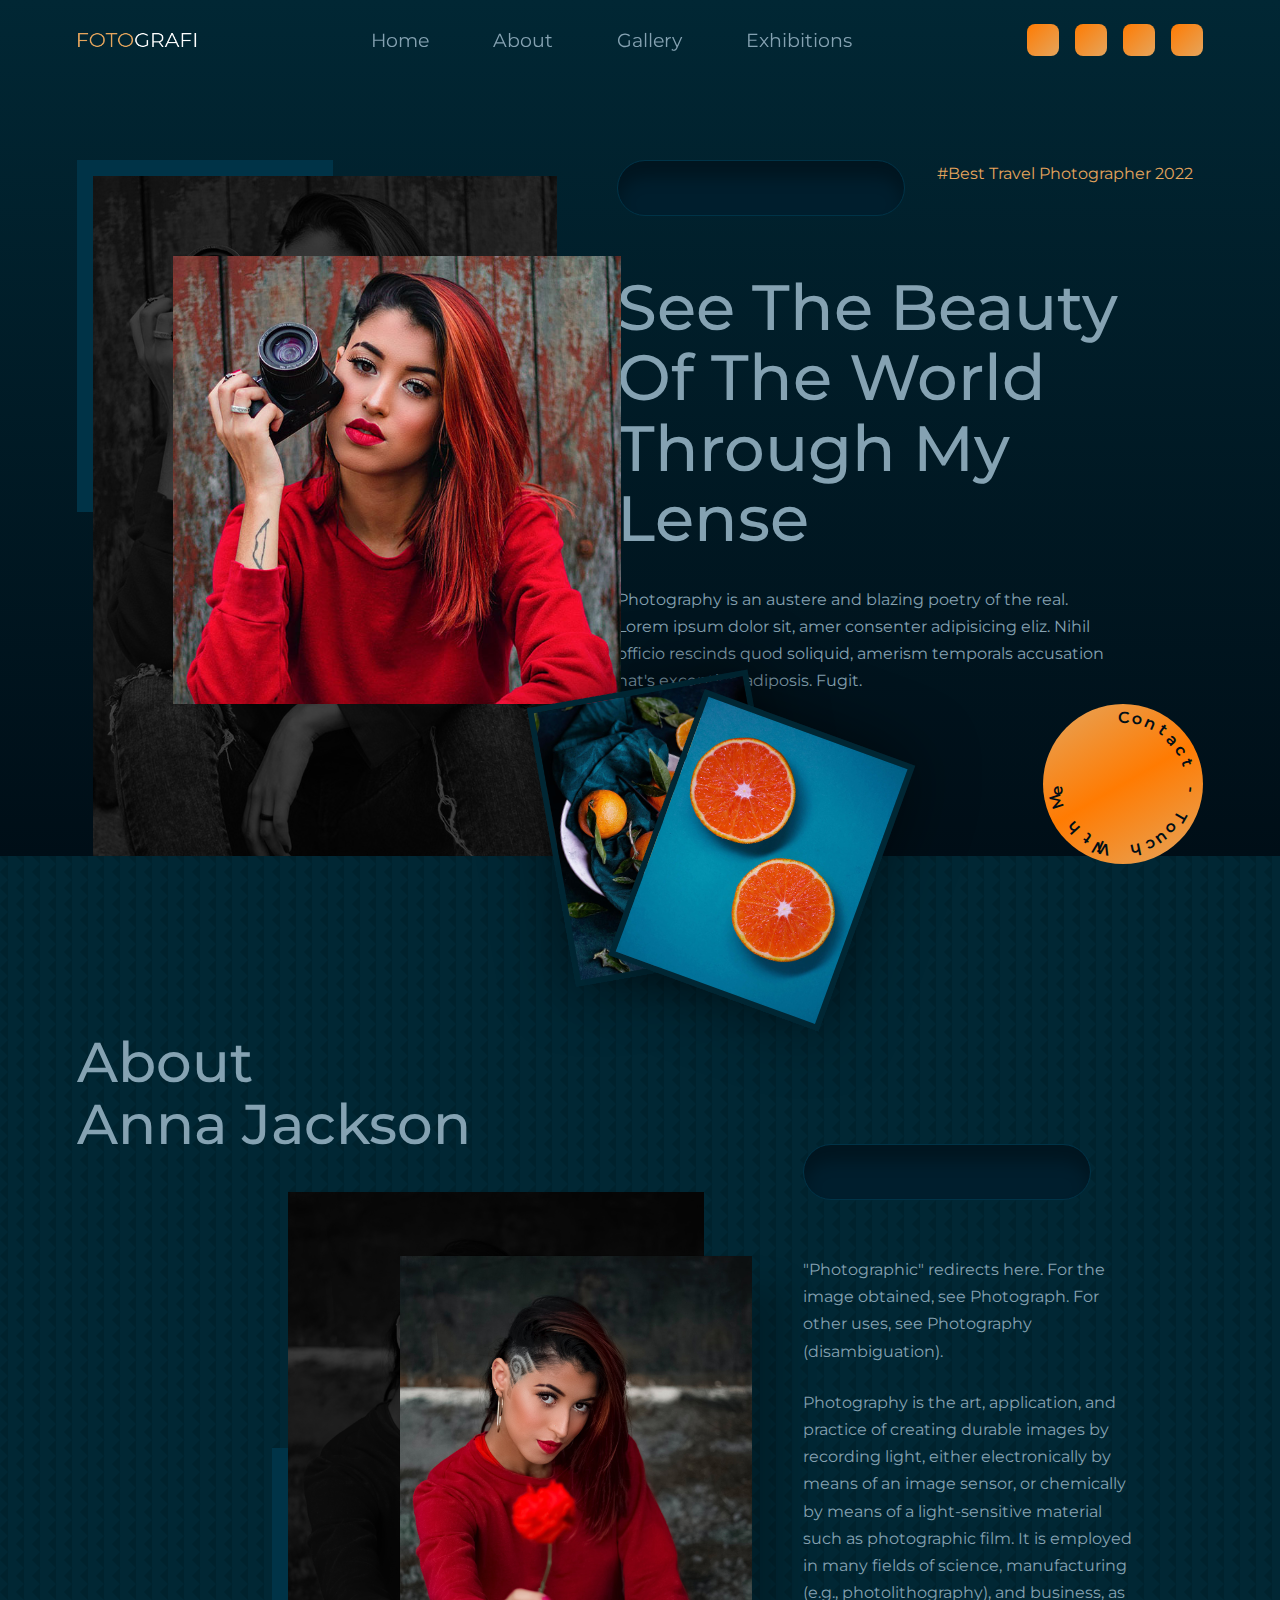
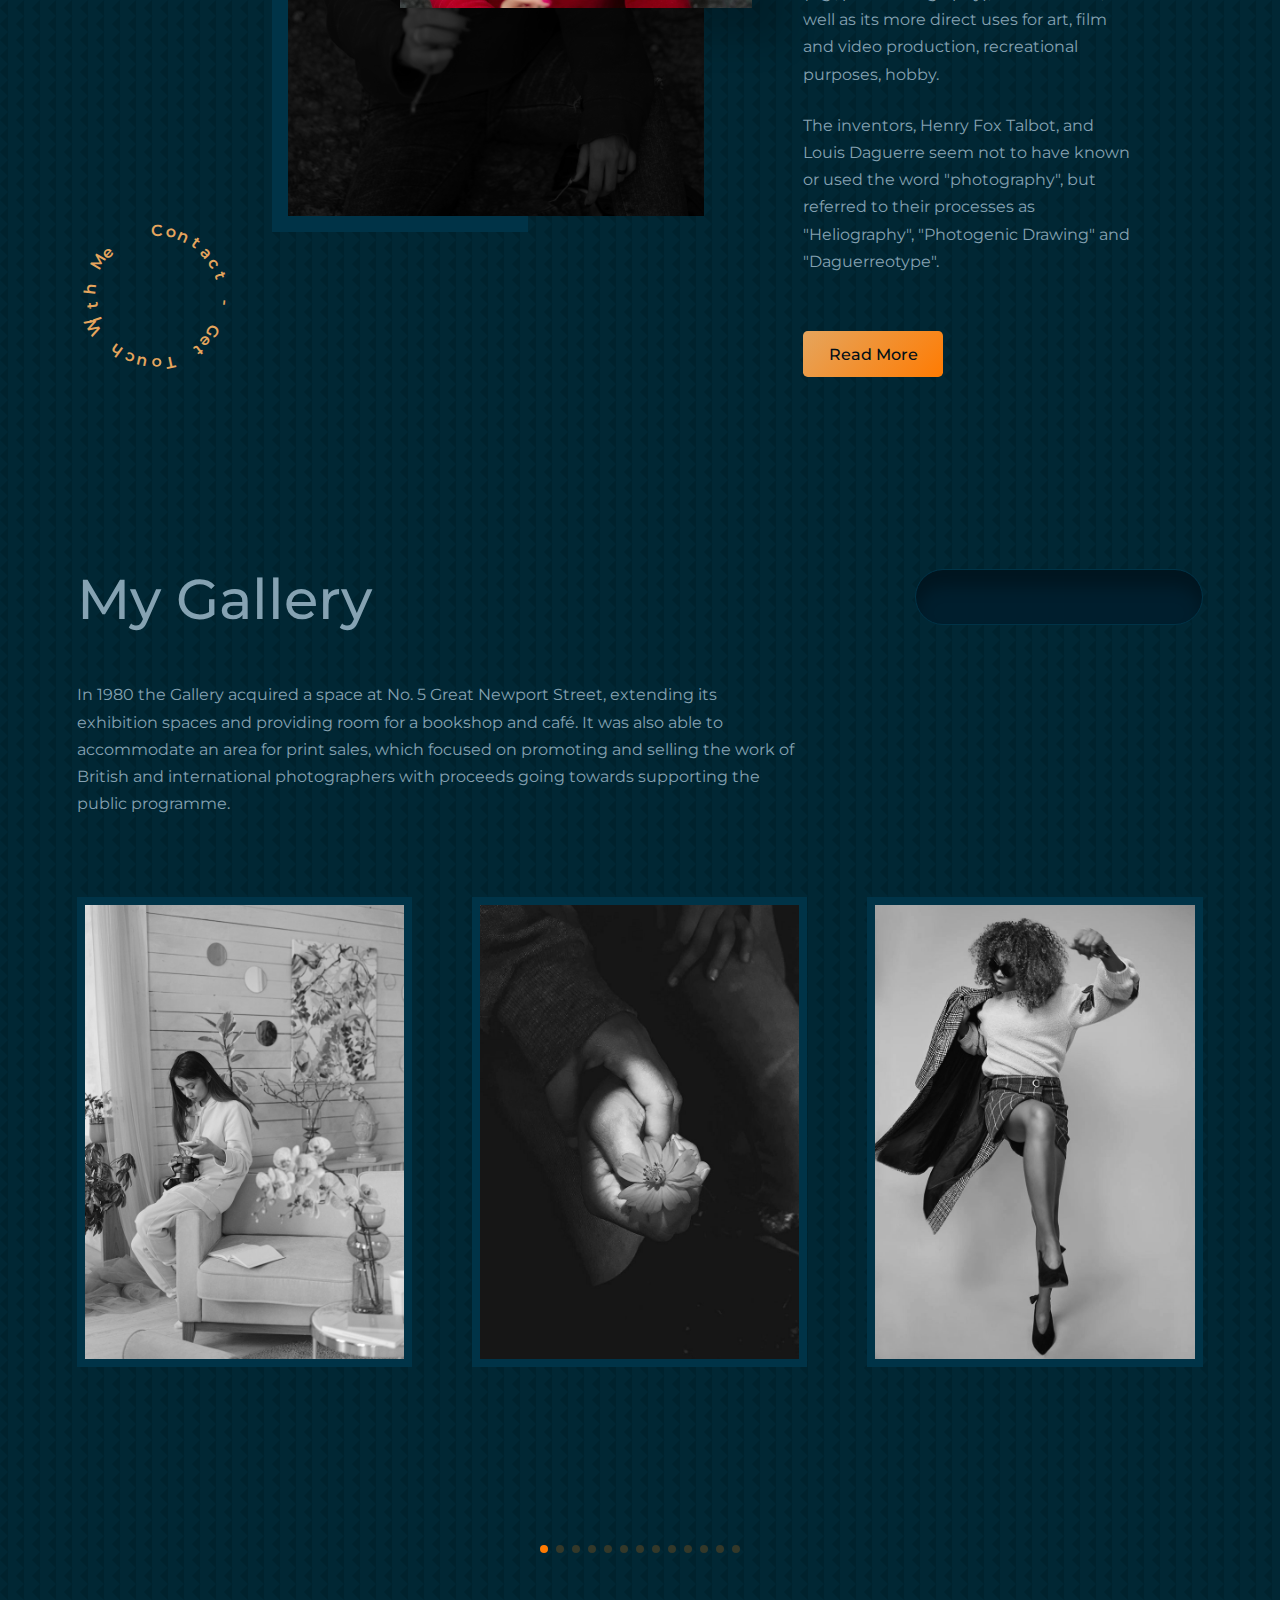
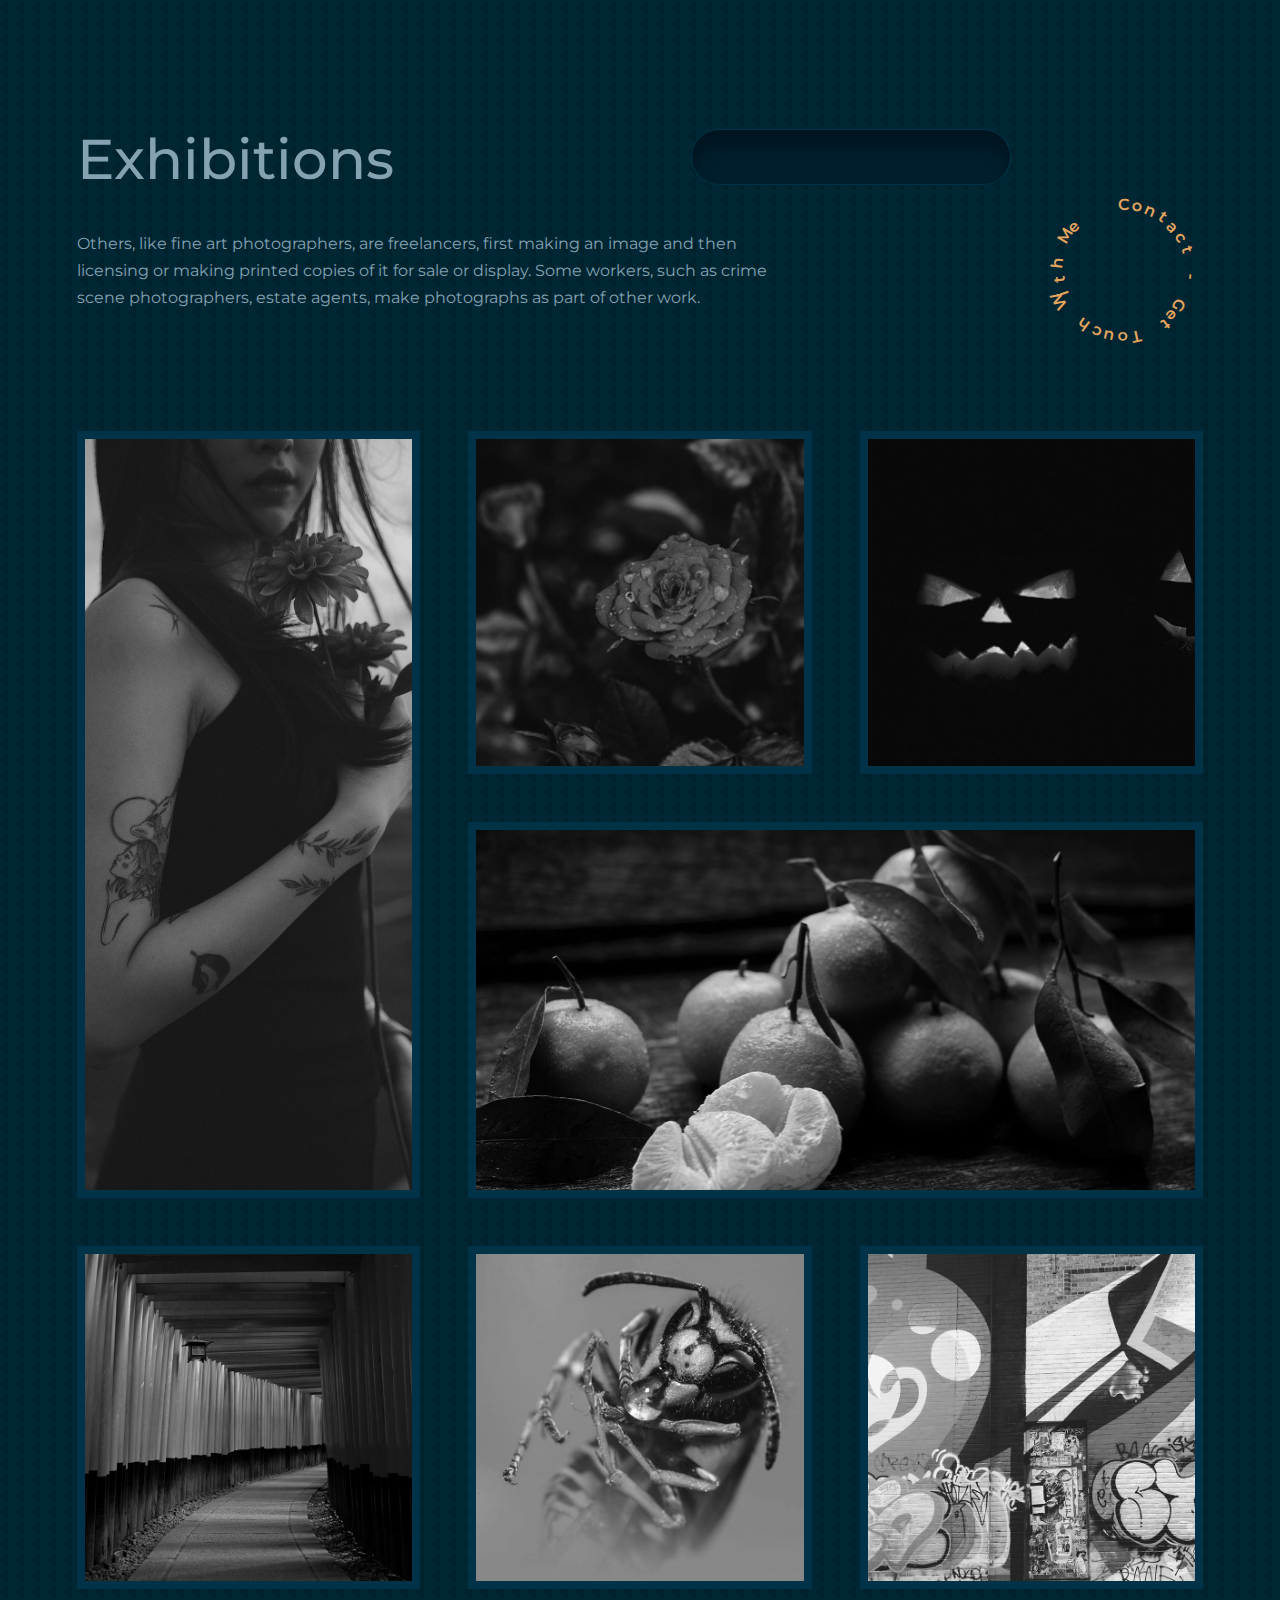
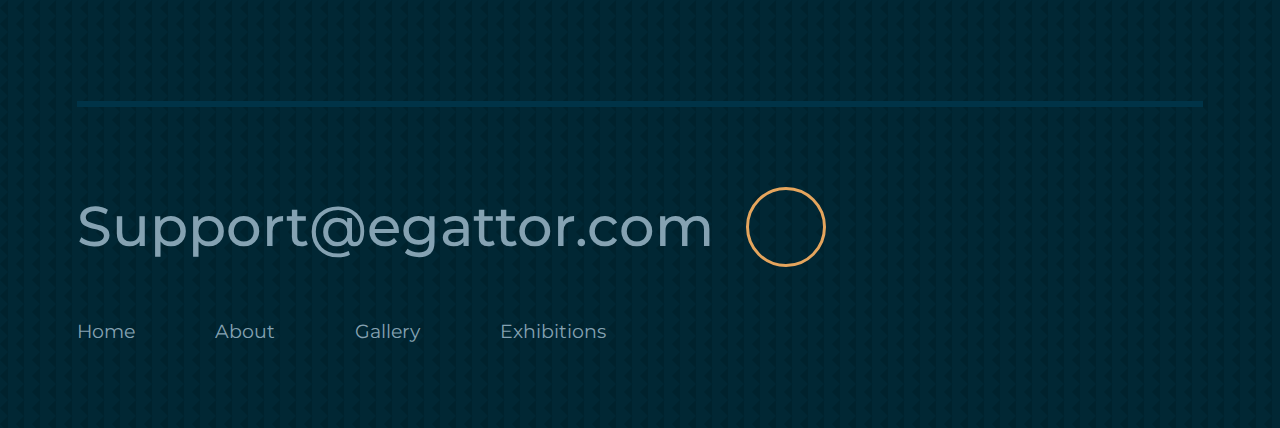
<file: index.html>
<!DOCTYPE html>
<html lang="en">

<head>
  <meta charset="UTF-8" />
  <meta http-equiv="X-UA-Compatible" content="IE=edge" />
  <meta name="viewport" content="width=device-width, initial-scale=1.0" />
  <title>Photography Portfolio Website</title>

  <!-- ============== favicon/logo link ============= -->
  <link rel="icon" type="image/x-icon" href="./images/favicon.png" />

  <!-- ============== Google Fonts link ============= -->
  <link
    href="https://fonts.googleapis.com/css2?family=Montserrat:ital,wght@0,200;0,300;0,400;0,500;0,600;0,700;1,400&display=swap"
    rel="stylesheet" />

  <!-- ========== Iconoscope CDN link ========= -->
  <link rel="stylesheet" href="https://unicons.iconscout.com/release/v4.0.0/css/line.css" />

  <!-- =========== Link Swiper's CSS =========== -->
  <link rel="stylesheet" href="https://cdn.jsdelivr.net/npm/swiper/swiper-bundle.min.css" />

  <!-- ========= Our Custom CSS file ========= -->
  <link rel="stylesheet" href="./style.css" type="text/css" />

</head>

<body>
  <nav>
    <div class="container nav__container">
      <a href="#" class="nav__logo">
        <img src="./images/logo.png" alt="logo is missing" />
      </a>

      <ul class="nav__links">
        <li><a href="#">Home</a></li>
        <li><a href="#about">About</a></li>
        <li><a href="#gallery">Gallery</a></li>
        <li><a href="#exhibitions">Exhibitions</a></li>
      </ul>

      <ul class="nav__socials">

        <li title="Join Us">
          <a href="#" target="_blank"><i class="uil uil-instagram"></i></a>
        </li>

        <li title="Join Us">
          <a href="#" target="_blank"><i class="uil uil-github"></i></a>
        </li>

        <li title="Join Us">
          <a href="#" target="_blank"><i class="uil uil-twitter"></i></a>
        </li>

        <li title="Join Us">
          <a href="#" target="_blank"><i class="uil uil-youtube"></i></a>
        </li>

      </ul>

      <button type="button" class="nav__toggle-btn" id="nav__toggle-open">
        <i class="uil uil-bars"></i>
      </button>
      <button type="button" class="nav__toggle-btn" id="nav__toggle-close">
        <i class="uil uil-multiply"></i>
      </button>
    </div>
  </nav>


  <!-- =============== header part =============== -->
  <header>
    <div class="container header__container">
      <div class="header__left">
        <div class="header__image-bg"></div>

        <div class="header__image-lg">
          <img src="./images/header.jpg" alt="header image is missing" />
        </div>

        <div class="header__image-sm">
          <img src="./images/header.jpg" alt="header image is missing" />
        </div>
      </div>

      <div class="header__right">
        <div class="header__head">
          <div class="empty header__empty"></div>
          <a href="#" class="header__tag">#Best Travel Photographer 2022</a>
        </div>
        <h1>See The Beauty Of The World Through My Lense</h1>
        <p>
          Photography is an austere and blazing poetry of the real.<br />
          Lorem ipsum dolor sit, amer consenter adipisicing eliz. Nihil officio rescinds quod soliquid, amerism
          temporals accusation nat's exception adiposis. Fugit.
        </p>
        <a href="mailto:support@egattor.com" title="Send message" class="header__btn-md">Let's Talk</a>
      </div>
    </div>
  </header>

  <div class="header__frames" id="home">

    <div class="header__frame">
      <img src="./images/frame1.jpg" alt="header frame One" />
    </div>

    <div class="header__frame">
      <img src="./images/frame2.jpg" alt="header frame Two" />
    </div>

  </div>
  <a href="mailto:support@egattor.com" title="Send message" class="contact__btn header__btn">
    <i class="uil uil-arrow-up-right"></i>
    <p>Contact - Touch With Me</p>
  </a>



  <!-- =============== about part =============== -->
  <section class="about" id="about">
    <div class="container about__container">
      <h2 class="about__title">
        About <br />
        Anna Jackson
      </h2>
      <a href="mailto:suppor@egattor.com" class="contact__btn about__btn">
        <i class="uil uil-arrow-up-right"></i>
        <p>Contact - Get Touch With Me</p>
      </a>

      <div class="about__left">
        <div class="about__image">
          <div class="about__image-bg"></div>

          <div class="about__image-lg">
            <img src="./images/about/about1.jpg" alt="image is Anna Jackson" />
          </div>

          <div class="about__image-sm">
            <img src="./images/about/about1.jpg" alt="image is Anna Jackson" />
          </div>

        </div>
      </div>

      <div class="about__right">
        <div class="empty about__empty"></div>
        <p>
          "Photographic" redirects here. For the image obtained, see
          Photograph. For other uses, see Photography (disambiguation).
        </p>
        <p>
          Photography is the art, application, and practice of creating
          durable images by recording light, either electronically by means of
          an image sensor, or chemically by means of a light-sensitive
          material such as photographic film. It is employed in many fields of
          science, manufacturing (e.g., photolithography), and business, as
          well as its more direct uses for art, film and video production,
          recreational purposes, hobby.
        </p>
        <p>
          The inventors, Henry Fox Talbot, and Louis Daguerre seem not to have known or used the word "photography", but
          referred to their processes as "Heliography", "Photogenic Drawing" and "Daguerreotype".
        </p>
        <a href="about.html" class="about__btn-md">Read More</a>
      </div>
    </div>
  </section>



  <!-- =============== gallery part =============== -->
  <section class="gallery" id="gallery">
    <div class="container gallery__container swiper mySwiper">
      <div class="gallery__head">
        <h2 class="gallery__title">My Gallery</h2>
        <div class="empty gallery__empty"></div>
      </div>
      <p>
        In 1980 the Gallery acquired a space at No. 5 Great Newport Street, extending its exhibition spaces and
        providing room for a bookshop and café. It was also able to accommodate an area for print sales, which focused
        on promoting and selling the work of British and international photographers with proceeds going towards
        supporting the public programme.
      </p>

      <div class="swiper-wrapper">
        <article class="swiper-slide">
          <img src="./images/gallery/gallery1.jpg" alt="gallery1" />
        </article>

        <article class="swiper-slide">
          <img src="./images/gallery/gallery2.jpg" alt="gallery2" />
        </article>

        <article class="swiper-slide">
          <img src="./images/gallery/gallery3.jpg" alt="gallery3" />
        </article>

        <article class="swiper-slide">
          <img src="./images/gallery/gallery4.jpg" alt="gallery4" />
        </article>

        <article class="swiper-slide">
          <img src="./images/gallery/gallery5.jpg" alt="gallery5" />
        </article>

        <article class="swiper-slide">
          <img src="./images/gallery/gallery6.jpg" alt="gallery6" />
        </article>

        <article class="swiper-slide">
          <img src="./images/gallery/gallery7.jpg" alt="gallery7" />
        </article>

        <article class="swiper-slide">
          <img src="./images/gallery/gallery8.jpg" alt="gallery8" />
        </article>

        <article class="swiper-slide">
          <img src="./images/gallery/gallery9.jpg" alt="gallery9" />
        </article>

        <article class="swiper-slide">
          <img src="./images/gallery/gallery10.jpg" alt="gallery10" />
        </article>

        <article class="swiper-slide">
          <img src="./images/gallery/gallery11.jpg" alt="gallery11" />
        </article>

        <article class="swiper-slide">
          <img src="./images/gallery/gallery12.jpg" alt="gallery12" />
        </article>

        <article class="swiper-slide">
          <img src="./images/gallery/gallery13.jpg" alt="gallery13" />
        </article>

        <article class="swiper-slide">
          <img src="./images/gallery/gallery14.jpg" alt="gallery14" />
        </article>

        <article class="swiper-slide">
          <img src="./images/gallery/gallery15.jpg" alt="gallery15" />
        </article>

      </div>
      <div class="swiper-pagination"></div>
    </div>
  </section>



  <!-- =============== Exhibitions part =============== -->
  <section class="exhibitions" id="exhibitions">
    <div class="container exhibitions__container">
      <h2 class="exhibitions__title">Exhibitions</h2>
      <div class="empty exhibitions__empty"></div>

      <div class="exhibitions__head">
        <p>
          Others, like fine art photographers, are freelancers, first making
          an image and then licensing or making printed copies of it for sale
          or display. Some workers, such as crime scene photographers, estate
          agents, make photographs as part of other work.
        </p>
        <a href="mailto:suppor@egattor.com" class="contact__btn exhibitions__btn">
          <i class="uil uil-arrow-up-right"></i>
          <p>Contact - Get Touch With Me</p>
        </a>
      </div>

      <div class="exhibitions__gallery">
        <article>
          <img src="./images/e/ev.jpg" alt="missing" />
        </article>

        <article>
          <img src="./images/e/e1.jpg" alt="missing" />
        </article>

        <article>
          <img src="./images/e/e2.jpg" alt="missing" />
        </article>

        <article>
          <img src="./images/e/eh.jpg" alt="missing" />
        </article>

        <article>
          <img src="./images/e/e3.jpg" alt="missing" />
        </article>

        <article>
          <img src="./images/e/e4.jpg" alt="missing" />
        </article>

        <article>
          <img src="./images/e/e5.jpg" alt="missing" />
        </article>
      </div>
    </div>
  </section>



  <!-- =============== Footer space =============== -->
  <footer>
    <div class="container footer__container">
      <div class="footer__head">
        <h2 class="footer__title">Support@egattor.com</h2>
        <a href="mailto:support@egattor.com" title="Send message" class="footer__btn">
          <i class="uil uil-arrow-up-right"></i>
        </a>
      </div>

      <ul class="footer__links">
        <li><a href="#">Home</a></li>
        <li><a href="#about">About</a></li>
        <li><a href="#gallery">Gallery</a></li>
        <li><a href="#exhibitions">Exhibitions</a></li>
      </ul>

    </div>
  </footer>












  <!--========= Swiper JS =========-->
  <script src="https://cdn.jsdelivr.net/npm/swiper/swiper-bundle.min.js"></script>

  <!-- ========= Our Custom JavaScript file ========= -->
  <script src="./script.js"></script>



</body>

</html>
</file>
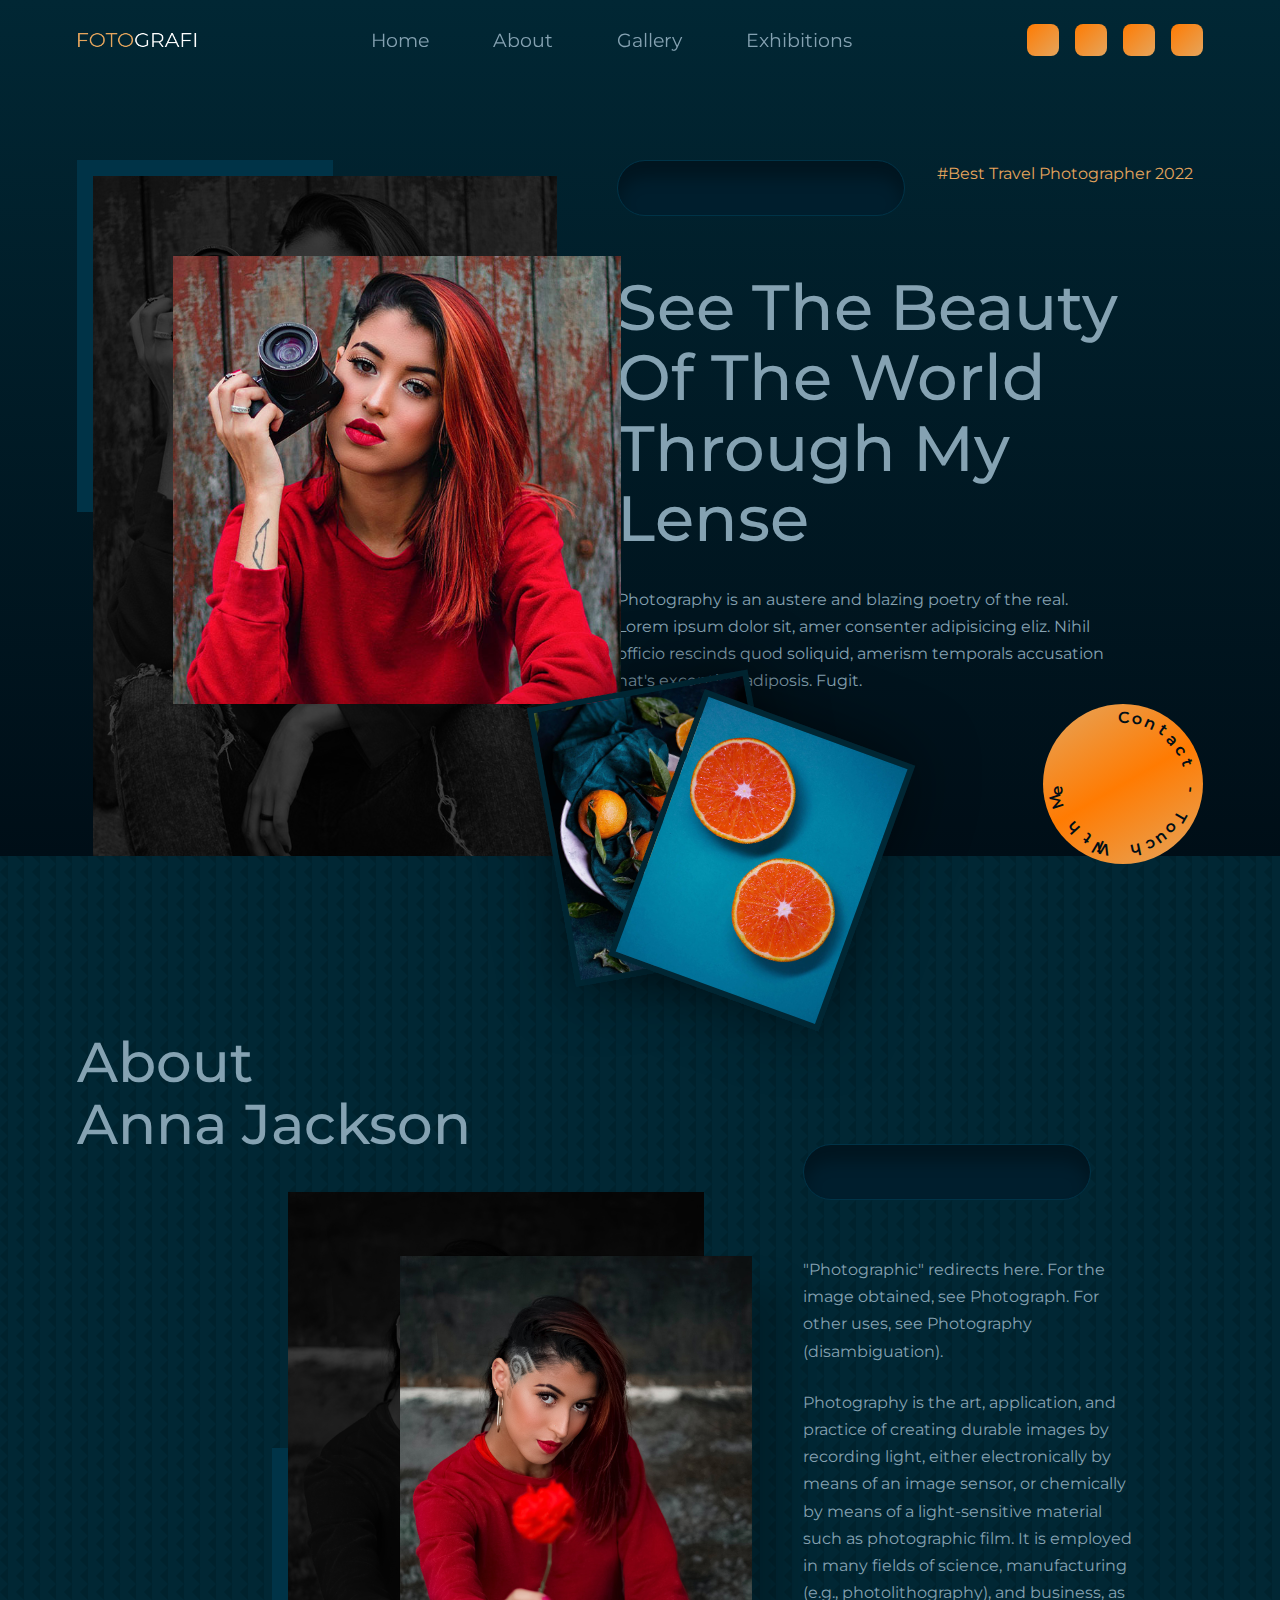
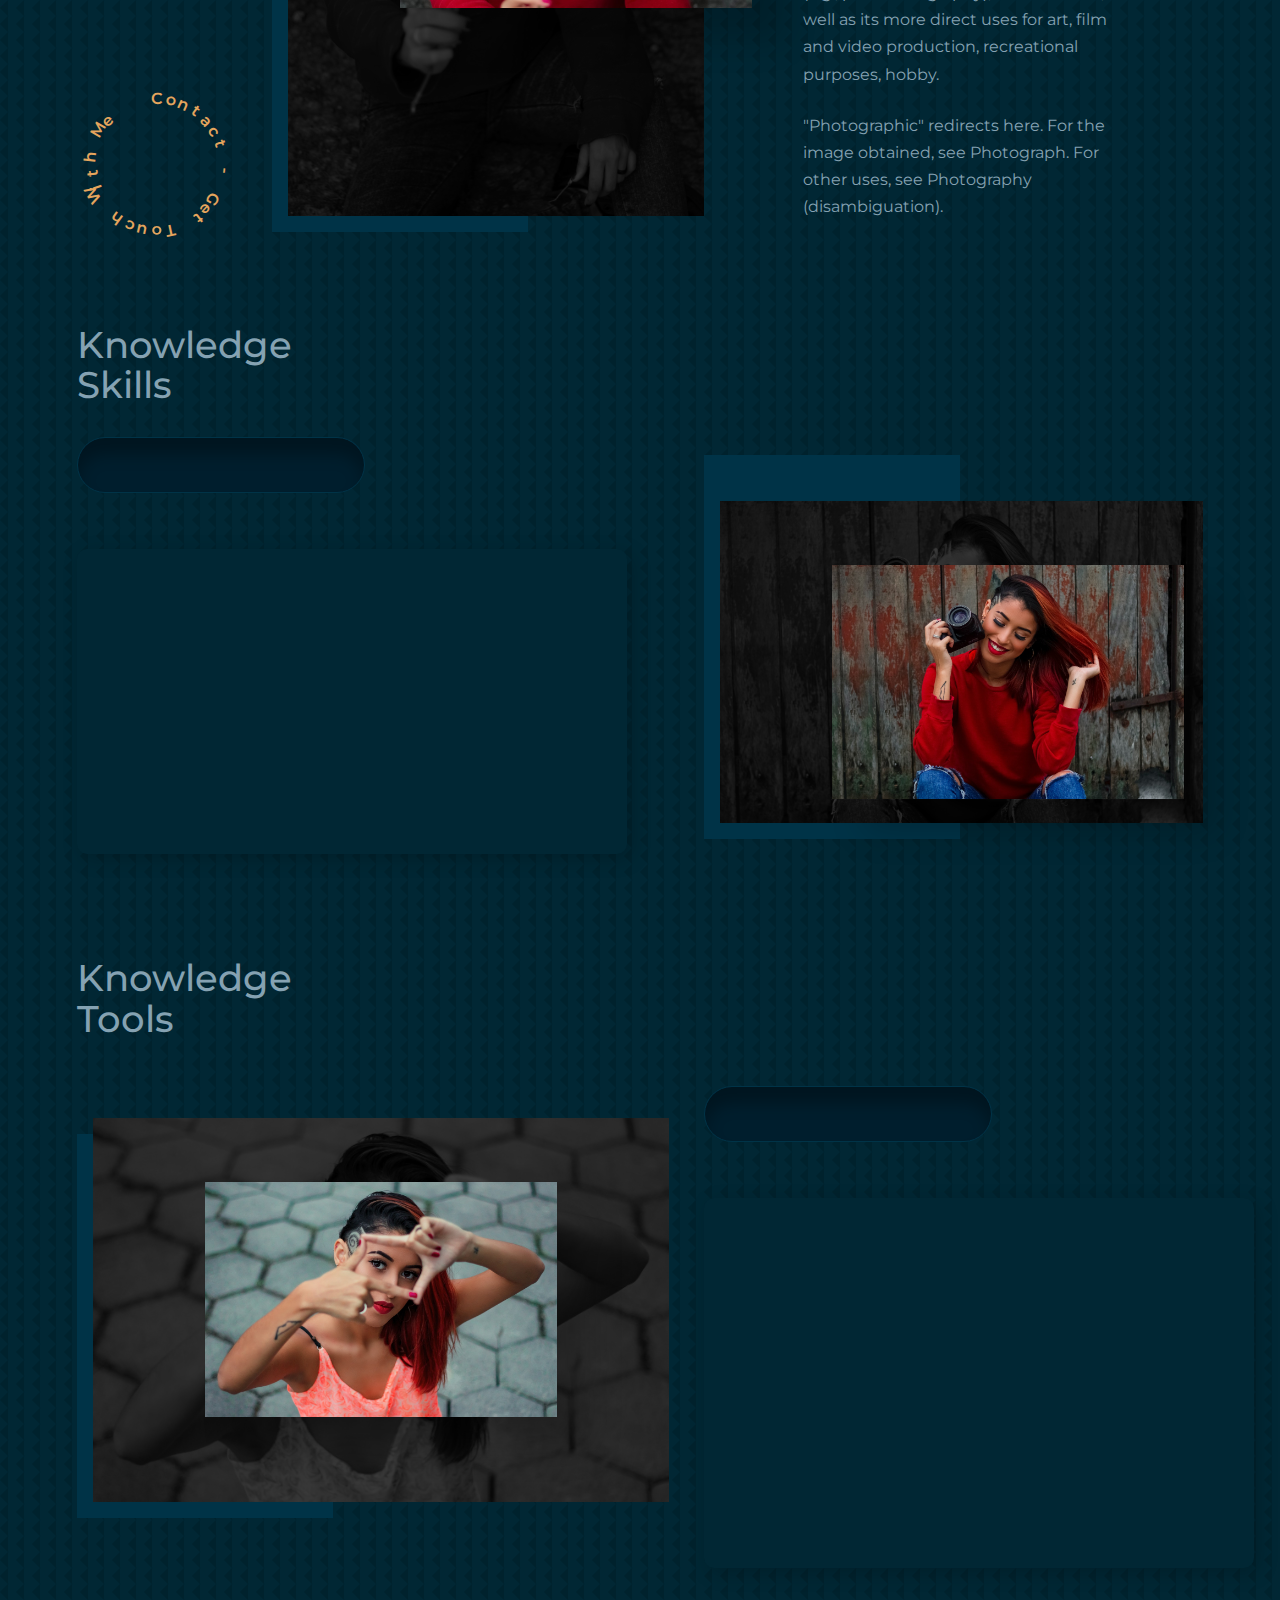
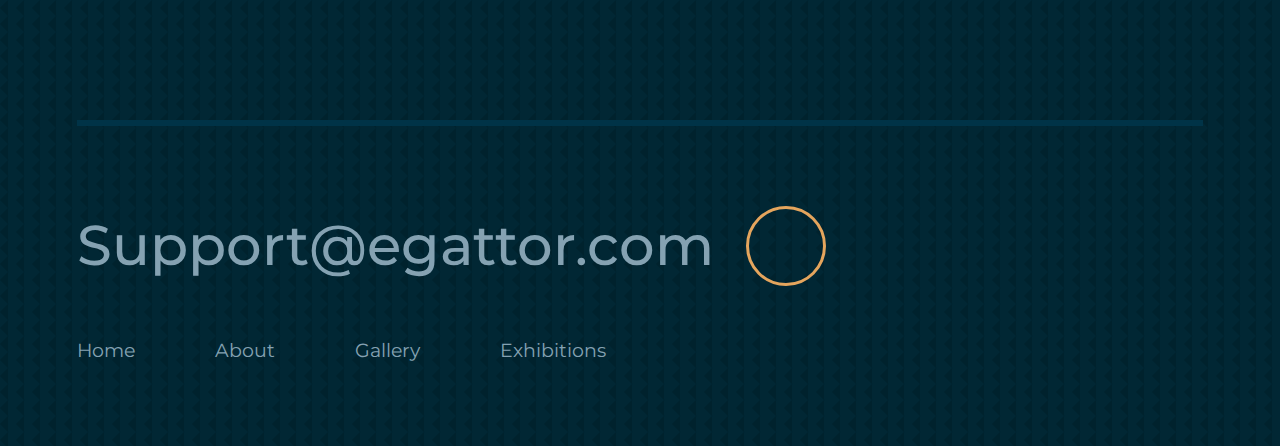
<file: about.html>
<!DOCTYPE html>
<html lang="en">

<head>
  <meta charset="UTF-8" />
  <meta http-equiv="X-UA-Compatible" content="IE=edge" />
  <meta name="viewport" content="width=device-width, initial-scale=1.0" />
  <title>Photography Portfolio Website</title>

  <!-- ============== favicon/logo link ============= -->
  <link rel="icon" type="image/x-icon" href="./images/favicon.png" />

  <!-- ============== Google Fonts link ============= -->
  <link
    href="https://fonts.googleapis.com/css2?family=Montserrat:ital,wght@0,200;0,300;0,400;0,500;0,600;0,700;1,400&display=swap"
    rel="stylesheet" />

  <!-- ========== Iconoscope CDN link ========= -->
  <link rel="stylesheet" href="https://unicons.iconscout.com/release/v4.0.0/css/line.css" />

  <!-- =========== Link Swiper's CSS =========== -->
  <link rel="stylesheet" href="https://cdn.jsdelivr.net/npm/swiper/swiper-bundle.min.css" />

  <!-- ========= Our Custom CSS file ========= -->
  <link rel="stylesheet" href="./style.css" type="text/css" />

</head>

<body>
  <nav>
    <div class="container nav__container">
      <a href="#" class="nav__logo">
        <img src="./images/logo.png" alt="logo is missing" />
      </a>

      <ul class="nav__links">
        <li><a href="./index.html">Home</a></li>
        <li><a href="#about">About</a></li>
        <li><a href="./index.html">Gallery</a></li>
        <li><a href="./index.html">Exhibitions</a></li>
      </ul>

      <ul class="nav__socials">

        <li title="Join Us">
          <a href="#" target="_blank"><i class="uil uil-instagram"></i></a>
        </li>

        <li title="Join Us">
          <a href="#" target="_blank"><i class="uil uil-github"></i></a>
        </li>

        <li title="Join Us">
          <a href="#" target="_blank"><i class="uil uil-twitter"></i></a>
        </li>

        <li title="Join Us">
          <a href="#" target="_blank"><i class="uil uil-youtube"></i></a>
        </li>

      </ul>

      <button type="button" class="nav__toggle-btn" id="nav__toggle-open">
        <i class="uil uil-bars"></i>
      </button>
      <button type="button" class="nav__toggle-btn" id="nav__toggle-close">
        <i class="uil uil-multiply"></i>
      </button>
    </div>
  </nav>


  <!-- =============== header part =============== -->
  <header>
    <div class="container header__container">
      <div class="header__left">
        <div class="header__image-bg"></div>

        <div class="header__image-lg">
          <img src="./images/header.jpg" alt="header image is missing" />
        </div>

        <div class="header__image-sm">
          <img src="./images/header.jpg" alt="header image is missing" />
        </div>
      </div>

      <div class="header__right">
        <div class="header__head">
          <div class="empty header__empty"></div>
          <a href="#" class="header__tag">#Best Travel Photographer 2022</a>
        </div>
        <h1>See The Beauty Of The World Through My Lense</h1>
        <p>
          Photography is an austere and blazing poetry of the real.<br />
          Lorem ipsum dolor sit, amer consenter adipisicing eliz. Nihil officio rescinds quod soliquid, amerism
          temporals accusation nat's exception adiposis. Fugit.
        </p>
        <a href="mailto:support@egattor.com" title="Send message" class="header__btn-md">Let's Talk</a>
      </div>
    </div>
  </header>

  <div class="header__frames" id="home">

    <div class="header__frame">
      <img src="./images/frame1.jpg" alt="header frame One" />
    </div>

    <div class="header__frame">
      <img src="./images/frame2.jpg" alt="header frame Two" />
    </div>

  </div>
  <a href="mailto:support@egattor.com" title="Send message" class="contact__btn header__btn">
    <i class="uil uil-arrow-up-right"></i>
    <p>Contact - Touch With Me</p>
  </a>



  <!-- =============== about part =============== -->
  <section class="about" id="about">
    <div class="container about__container">
      <h2 class="about__title">
        About <br />
        Anna Jackson
      </h2>
      <a href="Mailto:suppor@egattor.com" class="contact__btn about__btn">
        <i class="uil uil-arrow-up-right"></i>
        <p>Contact - Get Touch With Me</p>
      </a>

      <div class="about__left">
        <div class="about__image">
          <div class="about__image-bg"></div>

          <div class="about__image-lg">
            <img src="./images/about/about1.jpg" alt="image is Anna Jackson" />
          </div>

          <div class="about__image-sm">
            <img src="./images/about/about1.jpg" alt="image is Anna Jackson" />
          </div>

        </div>
      </div>

      <div class="about__right">
        <div class="empty about__empty"></div>
        <p>
          "Photographic" redirects here. For the image obtained, see
          Photograph. For other uses, see Photography (disambiguation).
        </p>
        <p>
          Photography is the art, application, and practice of creating
          durable images by recording light, either electronically by means of
          an image sensor, or chemically by means of a light-sensitive
          material such as photographic film. It is employed in many fields of
          science, manufacturing (e.g., photolithography), and business, as
          well as its more direct uses for art, film and video production,
          recreational purposes, hobby.
        </p>
        <p>
          "Photographic" redirects here. For the image obtained, see
          Photograph. For other uses, see Photography (disambiguation).
        </p>
      </div>
    </div>

    <div class="container about__container about__container-second">
      <h2 class="about__title about__sub__title">
        Knowledge <br />
        Skills
      </h2>

      <div class="about__left">

        <div class="empty about__empty"></div>
        <div class="skill-bars">

          <div class="bar">
            <div class="info">
              <span>Photography</span>
            </div>
            <div class="progress-line photography">
              <span></span>
            </div>
          </div>

          <div class="bar">
            <div class="info">
              <span>Graphic Designer</span>
            </div>
            <div class="progress-line graphic">
              <span></span>
            </div>
          </div>

          <div class="bar">
            <div class="info">
              <span>Video Editing</span>
            </div>
            <div class="progress-line video">
              <span></span>
            </div>
          </div>

          <div class="bar">
            <div class="info">
              <span>Graphic Illustration</span>
            </div>
            <div class="progress-line Illustration">
              <span></span>
            </div>
          </div>

        </div>

      </div>

      <div class="about__right">
        <div class="about__image">
          <div class="about__image-bg"></div>

          <div class="about__image-lg">
            <img src="./images/about/about2.jpg" alt="image is Anna Jackson" />
          </div>

          <div class="about__image-sm">
            <img src="./images/about/about2.jpg" alt="image is Anna Jackson" />
          </div>
        </div>
      </div>
    </div>

    <div class="container about__container about__container-second">
      <h2 class="about__title about__sub__title">
        Knowledge <br />
        Tools
      </h2>

      <div class="about__left">
        <div class="about__image">
          <div class="about__image-bg"></div>

          <div class="about__image-lg">
            <img src="./images/about/about3.jpg" alt="image is Anna Jackson" />
          </div>

          <div class="about__image-sm">
            <img src="./images/about/about3.jpg" alt="image is Anna Jackson" />
          </div>
        </div>
      </div>

      <div class="about__right">
        <div class="empty about__empty"></div>
        <div class="skill-bars">

          <div class="bar">
            <div class="info">
              <span>Compact Digital</span>
            </div>
            <div class="progress-line digital">
              <span></span>
            </div>
          </div>

          <div class="bar">
            <div class="info">
              <span>DSLR Cameras</span>
            </div>
            <div class="progress-line cameras">
              <span></span>
            </div>
          </div>

          <div class="bar">
            <div class="info">
              <span>Adobe Photoshop</span>
            </div>
            <div class="progress-line adobe">
              <span></span>
            </div>
          </div>

          <div class="bar">
            <div class="info">
              <span>Wondershare Filmora</span>
            </div>
            <div class="progress-line filmora">
              <span></span>
            </div>
          </div>

          <div class="bar">
            <div class="info">
              <span>Lens Filters</span>
            </div>
            <div class="progress-line lens">
              <span></span>
            </div>
          </div>

        </div>
      </div>
    </div>

  </section>



  <!-- =============== Footer space =============== -->
  <footer>
    <div class="container footer__container">
      <div class="footer__head">
        <h2 class="footer__title">Support@egattor.com</h2>
        <a href="mailto:support@egattor.com" title="Send message" class="footer__btn">
          <i class="uil uil-arrow-up-right"></i>
        </a>
      </div>

      <ul class="footer__links">
        <li><a href="./index.html">Home</a></li>
        <li><a href="#about">About</a></li>
        <li><a href="./index.html">Gallery</a></li>
        <li><a href="./index.html">Exhibitions</a></li>
      </ul>

    </div>
  </footer>










  <!--========= Swiper JS =========-->
  <script src="https://cdn.jsdelivr.net/npm/swiper/swiper-bundle.min.js"></script>

  <!-- ========= Our Custom JavaScript file ========= -->
  <script src="./script.js"></script>


</body>

</html>
</file>
<file: style.css>
* {
  margin: 0;
  padding: 0;
  border: 0;
  outline: 0;
  list-style: none;
  text-decoration: none;
  box-sizing: border-box;
}

:root {
  /* ========== Green Theme ========== */
  --color-primary: #ff7b02;
  --color-primary-variant: #e5a55d;
  --color-bg-1: #000e17;
  --color-bg-2: #001e2d;
  --color-bg-3: #012734;
  --color-bg-4: #003347;
  --color-light: #85a2b2;
  --color-white: hsl(0, 0%, 90%);

  --container-width-lg: 88%;
  --container-width-md: 92%;

  --transition: all 0.4s ease;
}

html {
  scroll-behavior: smooth;
}

::-webkit-scrollbar {
  width: .5rem;
  background: rgba(229, 165, 93, .2);
}

::-webkit-scrollbar-thumb {
  width: 100%;
  background: var(--color-primary-variant);
  border-radius: .25rem;
}

body {
  position: relative;
  font-family: "Montserrat", sans-serif;
  background: var(--color-bg-3) url(./images/bg-texture.png);
  color: var(--color-light);
  line-height: 1.7;
  min-height: 100vh;
}

h1,
h2,
h3 {
  line-height: 1.1;
  font-weight: 500;
}

h1 {
  font-size: 4rem;
}

h2 {
  font-size: 3.5rem;
}

h3 {
  font-size: 2rem;
  font-weight: 400;
}

a {
  color: var(--color-light);
  transition: var(--transition);
}

a:hover {
  color: var(--color-primary);
}

li {
  list-style: none;
}

li:hover {
  text-shadow: 0 1rem 1rem rgba(0, 0, 0, 0.4);
}

i {
  font-size: 1.4rem;
  text-align: center;
  line-height: 1;
}

.container {
  width: var(--container-width-lg);
  margin: 0 auto;
  max-width: 2160px;
}

img {
  display: block;
  object-fit: cover;
  width: 100%;
}

/* ================================
            Nav bar
   ================================ */
nav {
  height: 5rem;
  width: 100vw;
  display: grid;
  place-items: center;
  position: fixed;
  top: 0;
  left: 0;
  z-index: 99;
}

/* nav class on scroll using javascript */
.window-scrolled {
  background: var(--color-bg-2);
  border-bottom: 0.2rem solid var(--color-bg-3);
  box-shadow: 0 1rem 1rem rgba(0, 0, 0, 0.3);
}

.nav__container {
  height: 100%;
  display: flex;
  justify-content: space-between;
  align-items: center;
}

/* Only need on tablets and phones */
.nav__toggle-btn {
  display: none;
}

.nav__logo {
  width: 7.5rem;
}

.nav__links {
  display: flex;
  gap: 4rem;
}

.nav__links li a {
  font-size: 1.2rem;
  font-weight: 400;
}

.nav__socials {
  display: flex;
  gap: 1rem;
}

.nav__socials a {
  width: 2rem;
  height: 2rem;
  background: linear-gradient(315deg,
      var(--color-primary-variant),
      var(--color-primary));
  color: var(--color-bg-4);
  border-radius: 0.5rem;
  display: grid;
  place-items: center;
  transition: var(--transition);
}

.nav__socials li:hover a {
  box-shadow: 0 1rem 1rem rgba(0, 0, 0, 0.4);
  background: linear-gradient(315deg,
      var(--color-primary),
      var(--color-primary-variant));
}

/* ================================
            header part
   ================================ */
header {
  max-width: 100vw;
  height: 100%;
  position: relative;
  top: 0;
  background: linear-gradient(var(--color-bg-3), var(--color-bg-1));
  overflow: hidden;
}

.header__container {
  position: relative;
  display: grid;
  grid-template-columns: 42% 52%;
  gap: 6%;
  margin-top: 10rem;
}

.header__image-bg {
  background: var(--color-bg-4);
  height: 22rem;
  width: 16rem;
  position: absolute;
}

.header__image-lg {
  width: 29rem;
  position: relative;
  top: 1rem;
  left: 1rem;
  filter: saturate(0) brightness(0.3);
  transition: var(--transition);
}

.header__image-sm {
  width: 28rem;
  height: 28rem;
  overflow: hidden;
  position: absolute;
  left: 6rem;
  top: 6rem;
  transition: var(--transition);
}

.header__left:hover .header__image-sm {
  opacity: 0;
}

.header__left:hover .header__image-lg {
  filter: saturate(1) brightness(1);
  border: 1rem solid var(--color-bg-4);
  top: 0;
  left: 0;
}

.header__head {
  display: flex;
  gap: 2rem;
  align-items: flex-start;
}

/* ============ general empty styles ============ */
.empty {
  height: 3.5rem;
  width: 18rem;
  background: var(--color-bg-2);
  border-radius: calc(3.5rem / 2);
  margin-bottom: 3.5rem;
  box-shadow: inset 0 1rem 1rem rgba(0, 0, 0, 0.3);
  border: 1px solid var(--color-bg-4);
}

.header__tag {
  color: var(--color-primary-variant);
}

/* 
.header__right .header__head .header__tag {
  margin-top: 1rem;
}

.header__right .header__head .header__tag:hover {
  text-shadow: 0 1rem 1rem rgba(0, 0, 0, 0.4);
} */

/* .header__right h1 {
  margin-top: 1rem;
  line-height: 1;
} */

.header__right p {
  margin-top: 2rem;
  width: 85%;
}

/* ========== only shows on tablets and phones ========== */
.header__btn-md {
  display: none;
}

.header__frames {
  position: absolute;
  top: 44em;
  right: 44rem;
  transition: var(--transition);
}

.header__frame {
  width: 14rem;
  border: 0.4rem solid var(--color-bg-3);
  box-shadow: 0 0 4rem rgba(0, 0, 0, 0.5);
  position: absolute;
  transform: rotate(-10deg);
  transform-origin: bottom left;
  transition: var(--transition);
}

.header__frame:nth-child(2) {
  transform: rotate(20deg);
  top: -2rem;
  left: 2rem;
}

.header__frames:hover .header__frame {
  transform: rotate(0);
}

.header__frames:hover .header__frame:nth-child(2) {
  top: 0;
  left: 15rem;
}

/* ========== general style for contact buttons ========== */
.contact__btn {
  color: var(--color-bg-1);
  width: 10rem;
  height: 10rem;
  border-radius: 50%;
  display: grid;
  place-items: center;
  cursor: pointer;
  transition: var(--transition);
}

.header__btn {
  background: linear-gradient(-30deg,
      var(--color-primary-variant),
      var(--color-primary),
      var(--color-primary-variant));
  position: absolute;
  right: 6%;
  top: 44rem;
}

.header__btn:hover {
  box-shadow: 0 2rem 2rem rgba(0, 0, 0, 0.3);
  transform: translateY(-1rem);
  background: linear-gradient(-30deg,
      var(--color-primary),
      var(--color-primary-variant),
      var(--color-primary));
  color: var(--color-bg-1);
}

.contact__btn i {
  font-size: 3.5rem;
  position: absolute;
}

.contact__btn p {
  font-size: 1rem;
  font-weight: 600;
  width: 10rem;
  height: 10rem;
  display: flex;
  justify-content: center;
  animation: spinText 20s linear infinite;
}

.contact__btn p span {
  position: absolute;
  transform-origin: 0.3rem 5rem;
}

@keyframes spinText {
  to {
    transform: rotate(360deg);
  }
}

/* ================================
            about part
   ================================ */
.about {
  margin-top: 18rem;
}

.about__container {
  display: grid;
  grid-template-columns: 10rem 26rem auto;
  gap: 2.2rem;
  position: relative;
}

.about__title {
  position: absolute;
  top: -7rem;
  z-index: 1;
}

.about__btn {
  color: var(--color-primary-variant);
  align-self: end;
}

.about__btn:hover {
  transform: translateY(-1rem);
  color: var(--color-primary);
}

.about__image {
  margin-top: 4rem;
  position: relative;
}

.about__image-bg {
  width: 16rem;
  height: 24rem;
  position: absolute;
  bottom: 0;
  background: var(--color-bg-4);
}

.about__image-lg {
  position: relative;
  left: 1rem;
  bottom: 1rem;
  filter: saturate(0) brightness(0.3);
  transition: 0.5s ease;
}

.about__image-sm {
  position: absolute;
  top: 3rem;
  left: 8rem;
  height: 22rem;
  width: 22rem;
  overflow: hidden;
  box-shadow: 2rem 2rem 2rem rgba(0, 0, 0, 0.2);
  transition: 0.5s ease;
}

.about__image:hover .about__image-sm {
  opacity: 0;
}

.about__image:hover .about__image-lg {
  filter: saturate(1) brightness(1);
  border: 1rem solid var(--color-bg-4);
  left: 0;
  bottom: 0;
  box-shadow: 0 3rem 3rem rgba(0, 0, 0, 0.2);
}

.about__right {
  margin-left: 5rem;
}

.about__right p {
  margin: 0 4rem 1.5rem 0;
}

.about__right .about__btn-md {
  background: linear-gradient(135deg,
      var(--color-primary-variant),
      var(--color-primary));
  color: var(--color-bg-1);
  margin-top: 2rem;
  display: inline-block;
  padding: 0.6rem 1.6rem;
  font-weight: 500;
  border-radius: 0.3rem;
}

.about__right .about__btn-md:hover {
  background: linear-gradient(135deg,
      var(--color-primary),
      var(--color-primary-variant));
}

/* =======================================
         about second container
   ======================================= */
.about__container-second {
  display: grid;
  grid-template-columns: 36rem auto;
  position: relative;
  margin-top: 12rem;
  margin-bottom: 2rem;
}

.about__sub__title {
  font-size: 2.3em;
}

.about__container-second .about__right{
  margin: 1rem;
}

/* 
.about__container-second .about__image-bg {
  width: 28rem;
  height: 20rem;
  right: 0;
  transition: var(--transition);
} */

.about__container-second .about__image:hover .about__image-bg {
  opacity: 0;
}

/* .about__container-second  .about__image-lg {
  width: 22rem;
  height: 22rem;
  right: 1rem;
  left: unset;
} */

.about__container-second .about__image-sm {
  width: 22rem;
  height: 14.7rem;
}
/*
.about__container-second .about__image:hover .about__image-sm{
  width: 25rem;
  height: 25rem;
} */

/* ======== skills bar ======= */
.about__container-second .skill-bars {
  padding: 25px 30px;
  width: 550px;
  background: var(--color-bg-3);
  box-shadow: 5px 5px 20px rgba(0, 0, 0, 0.2);
  border-radius: 10px;
  margin: 0 2rem 1.5rem 0;
}

.skill-bars .bar {
  margin: 20px 0;
}

.skill-bars .bar:first-child {
  margin-top: 0px;
}

.skill-bars .bar .info {
  margin-bottom: 5px;
}

.skill-bars .bar .info span {
  font-weight: 500;
  font-size: 17px;
  opacity: 0;
  animation: showText 0.5s 1s linear forwards;
}

@keyframes showText {
  100% {
    opacity: 1;
  }
}

.skill-bars .bar .progress-line {
  height: 10px;
  width: 100%;
  background: var(--color-primary-variant);
  position: relative;
  transform: scaleX(0);
  transform-origin: left;
  border-radius: 10px;
  box-shadow: inset 0 1px 1px rgba(0, 0, 0, 0.05),
    0 1px rgba(255, 255, 255, 0.8);
  animation: animate 1s cubic-bezier(1, 0, 0.5, 1) forwards;
}

@keyframes animate {
  100% {
    transform: scaleX(1);
  }
}

.bar .progress-line span {
  height: 100%;
  position: absolute;
  border-radius: 10px;
  transform: scaleX(0);
  transform-origin: left;
  background: var(--color-primary);
  animation: animate 1s 1s cubic-bezier(1, 0, 0.5, 1) forwards;
}


.bar .progress-line.photography span {
  width: 90%;
}

.bar .progress-line.graphic span {
  width: 60%;
}

.bar .progress-line.video span {
  width: 85%;
}

.bar .progress-line.Illustration span {
  width: 80%;
}

.bar .progress-line.digital span {
  width: 88%;
}

.bar .progress-line.cameras span {
  width: 80%;
}

.bar .progress-line.adobe span {
  width: 75%;
}

.bar .progress-line.filmora span {
  width: 68%;
}

.bar .progress-line.lens span {
  width: 70%;
}

.progress-line span::before {
  position: absolute;
  content: "";
  top: -10px;
  right: 0;
  height: 0;
  width: 0;
  border: 7px solid transparent;
  border-bottom-width: 0px;
  border-right-width: 0px;
  border-top-color: var(--color-bg-1);
  opacity: 0;
  animation: showText2 0.5s 1.5s linear forwards;
}

.progress-line span::after {
  position: absolute;
  top: -28px;
  right: 0;
  font-weight: 500;
  background: var(--color-bg-1);
  color: var(--color-white);
  padding: 1px 8px;
  font-size: 12px;
  border-radius: 3px;
  opacity: 0;
  animation: showText2 0.5s 1.5s linear forwards;
}

@keyframes showText2 {
  100% {
    opacity: 1;
  }
}

.progress-line.photography span::after {
  content: "90%";
}

.progress-line.graphic span::after {
  content: "60%";
}

.progress-line.video span::after {
  content: "85%";
}

.progress-line.Illustration span::after {
  content: "80%";
}

.progress-line.digital span::after {
  content: "88%";
}

.progress-line.cameras span::after {
  content: "80%";
}

.progress-line.adobe span::after {
  content: "75%";
}

.progress-line.filmora span::after {
  content: "68%";
}

.progress-line.lens span::after {
  content: "70%";
}


/* ================================
          gallery part
   ================================ */
.gallery {
  margin-top: 12rem;
}

.gallery__head {
  display: flex;
  justify-content: space-between;
}

.gallery__container p {
  width: 45rem;
}

.swiper-wrapper {
  margin-top: 5rem;
  height: 37rem;
  padding-bottom: 5rem;
}

.swiper-slide {
  border: .5rem solid var(--color-bg-4);
  height: fit-content;
  max-height: 36rem;
  overflow: hidden;
  transition: var(--transition);
}

.swiper-slide::hover {
  box-shadow: 0 3rem 3rem rgba(0, 0, 0, 0.4);
}

.swiper-slide img {
  display: block;
  width: 100%;
  height: 100%;
  filter: saturate(0);
  object-fit: cover;
  transition: var(--transition);
}

.swiper-slide:hover img {
  filter: saturate(1);
}

.swiper-pagination-bullet {
  background: var(--color-primary);
}



/* ================================
          exhibitions part
   ================================ */
.exhibitions {
  margin-top: 10rem;
}

.exhibitions__container {
  position: relative;
}

.exhibitions__empty {
  width: 20rem;
  position: absolute;
  right: 12rem;
  top: 0;
}

.exhibitions__head {
  display: grid;
  grid-template-columns: auto 10rem;
  justify-content: space-between;
  align-items: center;
}

.exhibitions__head>p {
  width: 45rem;
}

.exhibitions__btn {
  color: var(--color-primary-variant);
}

.exhibitions__btn:hover {
  transform: translateY(-1rem);
}

.exhibitions__gallery {
  display: grid;
  grid-template-columns: repeat(3, 1fr);
  margin-top: 5rem;
  gap: 3rem;
}

.exhibitions__gallery article {
  border: 0.5rem solid var(--color-bg-4);
  transition: var(--transition);
}

.exhibitions__gallery article:nth-child(1) {
  grid-row: 1/3;
}

.exhibitions__gallery article:nth-child(4) {
  grid-column: 2/4;
  grid-row: 2/3;
}

.exhibitions__gallery article img {
  height: 100%;
  filter: saturate(0);
  transition: var(--transition);
}

.exhibitions__gallery article:hover img {
  filter: saturate(1);
}

.exhibitions__gallery article:hover {
  box-shadow: 0 4rem 4rem rgba(0, 0, 0, 0.4);
}


/* ================================
          Footer section
   ================================ */
footer {
  margin-top: 7rem;
}

.footer__container {
  border-top: 0.4rem solid var(--color-bg-4);
  padding-top: 5rem;
}

.footer__head {
  display: flex;
  align-items: center;
  gap: 2rem;
}

.footer__btn {
  width: 5rem;
  height: 5rem;
  border: 0.2rem solid var(--color-primary-variant);
  border-radius: 50%;
  color: var(--color-primary-variant);
  display: flex;
  justify-content: center;
  align-items: center;
  transition: var(--transition);
}

.footer__btn i {
  font-size: 3rem;
}

.footer__btn:hover {
  transform: translateY(-1rem);
  color: var(--color-primary);
}

.footer__links {
  margin: 3rem 0 5rem;
  display: flex;
  align-items: center;
  gap: 5rem;
}

.footer__links li a {
  font-size: 1.2rem;
  font-weight: 400;
}



/* ==========================================
        Media Queries (medium screens) 
   ========================================== */
@media screen and (max-width: 64rem) {

  .container {
    width: var(--container-width-md);
    position: relative;
  }

  h1 {
    font-size: 2.5rem;
    line-height: 1.3;
  }

  h2 {
    font-size: 2.5rem;
  }

  /************ nav menu ***********/
  .nav__socials {
    display: none;
  }

  .nav__links {
    position: absolute;
    top: 100%;
    right: 0;
    flex-direction: column;
    gap: 0;
    display: none;
  }

  .nav__links li {
    height: 5rem;
    box-shadow: -3rem 3rem 3rem rgba(0, 0, 0, 0.6);
    animation: navAnimation 0.4s ease forwards;
    transform: rotateX(90deg);
    opacity: 0;
    transform-origin: top;
  }

  @keyframes navAnimation {
    to {
      transform: rotateX(0);
      opacity: 1;
    }
  }

  .nav__links li:nth-child(2) {
    animation-delay: 150ms;
  }

  .nav__links li:nth-child(3) {
    animation-delay: 300ms;
  }

  .nav__links li:nth-child(4) {
    animation-delay: 450ms;
  }

  .nav__links li a {
    background-color: var(--color-bg-4);
    height: 100%;
    height: 100%;
    display: flex;
    justify-content: center;
    align-items: center;
    font-size: 1.4rem;
    font-weight: 500;
    padding: 1rem 5rem 1rem 3rem;
    border-top: 1px solid var(--color-bg-2);
  }

  .nav__toggle-btn {
    display: inline-block;
    font-size: 2rem;
    background: transparent;
    cursor: pointer;
    color: var(--color-white);
  }

  #nav__toggle-close {
    display: none;
  }

  /************ header ***********/
  header {
    height: fit-content;
    padding: 12rem 0 10rem;
    display: grid;
    place-items: center;
  }

  .header__bg,
  .header__image-sm {
    display: none;
  }

  .header__container {
    grid-template-columns: 40% 54%;
    gap: 6%;
    margin: 0;
  }

  .header__image-lg {
    filter: saturate(1) brightness(1);
    border: 1rem solid var(--color-bg-2);
    border-radius: 15rem 15rem 0 0;
    width: 100%;
    overflow: hidden;
    top: 0;
    left: 0;
  }

  .empty {
    display: none;
  }

  .header__right p {
    width: 100%;
    margin-top: 1.5rem;
  }

  .header__frames,
  .contact__btn {
    display: none;
  }

  .header__btn-md {
    background: linear-gradient(135deg, var(--color-primary-variant), var(--color-primary));
    color: var(--color-bg-1);
    margin-top: 2rem;
    display: inline-block;
    padding: .6rem 1.6rem;
    font-weight: 500;
    border-radius: .3rem;
  }

  .header__btn-md:hover {
    color: var(--color-bg-1);
  }

  /************ about ***********/
  .about__container {
    grid-template-columns: 40% 54%;
    gap: 6%;
  }

  .about__image-bg,
  .about__image-sm {
    display: none;
  }

  .about__image-lg {
    left: 0;
    top: 0;
    filter: saturate(1) brightness(1);
  }

  .about__image:hover .about__image-lg {
    border: none;
  }

  .about__right {
    margin: 0;
  }

  .about__right p {
    margin-bottom: 1rem;
  }

  /* ******** About second container ********* */
  .about__container-second{
    grid-template-columns: 36rem auto;
  }


  /************ gallery ***********/
  .gallery {
    margin-top: 8rem;
  }

  .gallery__container p {
    width: 100%;
    margin-top: 2rem;
  }

  .swiper-wrapper {
    margin-top: 4rem;
    height: fit-content;
  }


  /************ exhibitions ***********/
  .exhibitions__head>p {
    width: 100%;
    margin-top: 2rem;
  }

  .exhibitions__gallery {
    margin-top: 3rem;
    gap: 1rem;
  }

  .exhibitions__gallery article {
    border: none;
  }
}



/* ========================================
        Media Queries (medium screens) 
   ======================================== */
@media screen and (max-width: 37.5rem) {

  h1,
  h2 {
    font-size: 2rem;
    line-height: 1.3;
    color: var(--color-white);
  }

  header {
    padding: 0;
    padding-bottom: 6rem;
  }

  .header__container {
    grid-template-columns: 1fr;
    gap: 1rem;
    text-align: center;
  }

  .header__image-lg {
    width: 80%;
    height: 20rem;
    margin: 0 auto;
    margin-top: 7rem;
    overflow: hidden;
  }

  .header__image-bg {
    display: none;
  }

  .header__head {
    justify-content: center;
  }

  .header__right p {
    margin-top: 1rem;
  }

  .header-title {
    margin-top: 1rem;
  }


  /************ about ***********/
  .about__container {
    grid-template-columns: 1fr;
    gap: 2rem;
  }

  .about__right p {
    width: 100%;
  }

  .swiper-slide {
    border: 0;
  }

  .exhibitions__gallery article {
    margin-top: 1rem;
    margin-bottom: 1rem;
  }


  /************ gallery ***********/
  .gallery {
    margin-top: 6rem;
  }

  .gallery__container p {
    margin-top: 1rem;
  }

  .swiper-wrapper {
    margin-top: 3rem;
  }

  .exhibitions__gallery article:nth-child(1) {
    grid-row: none;
  }

  .exhibitions__gallery article:nth-child(4) {
    grid-column: none;
    grid-row: none;
  }



  /************ exhibitions ***********/
  .exhibitions {
    margin-top: 6rem;
  }

  .exhibitions__head {
    grid-template-columns: 1fr;
  }

  .exhibitions__head>p {
    margin-top: 1rem;
  }

  .exhibitions__gallery {
    display: block;
  }

  .exhibitions___gallery article {
    width: 100%;
    height: fit-content;
    margin-bottom: 1rem;
  }


  /************ footer ***********/
  .footer__head {
    flex-direction: column;
  }

  .footer__head h2 {
    font-size: 1.5rem;
  }

  .footer__links {
    flex-direction: column;
    gap: 2rem;
    margin-top: 5rem;
  }
}
</file>
